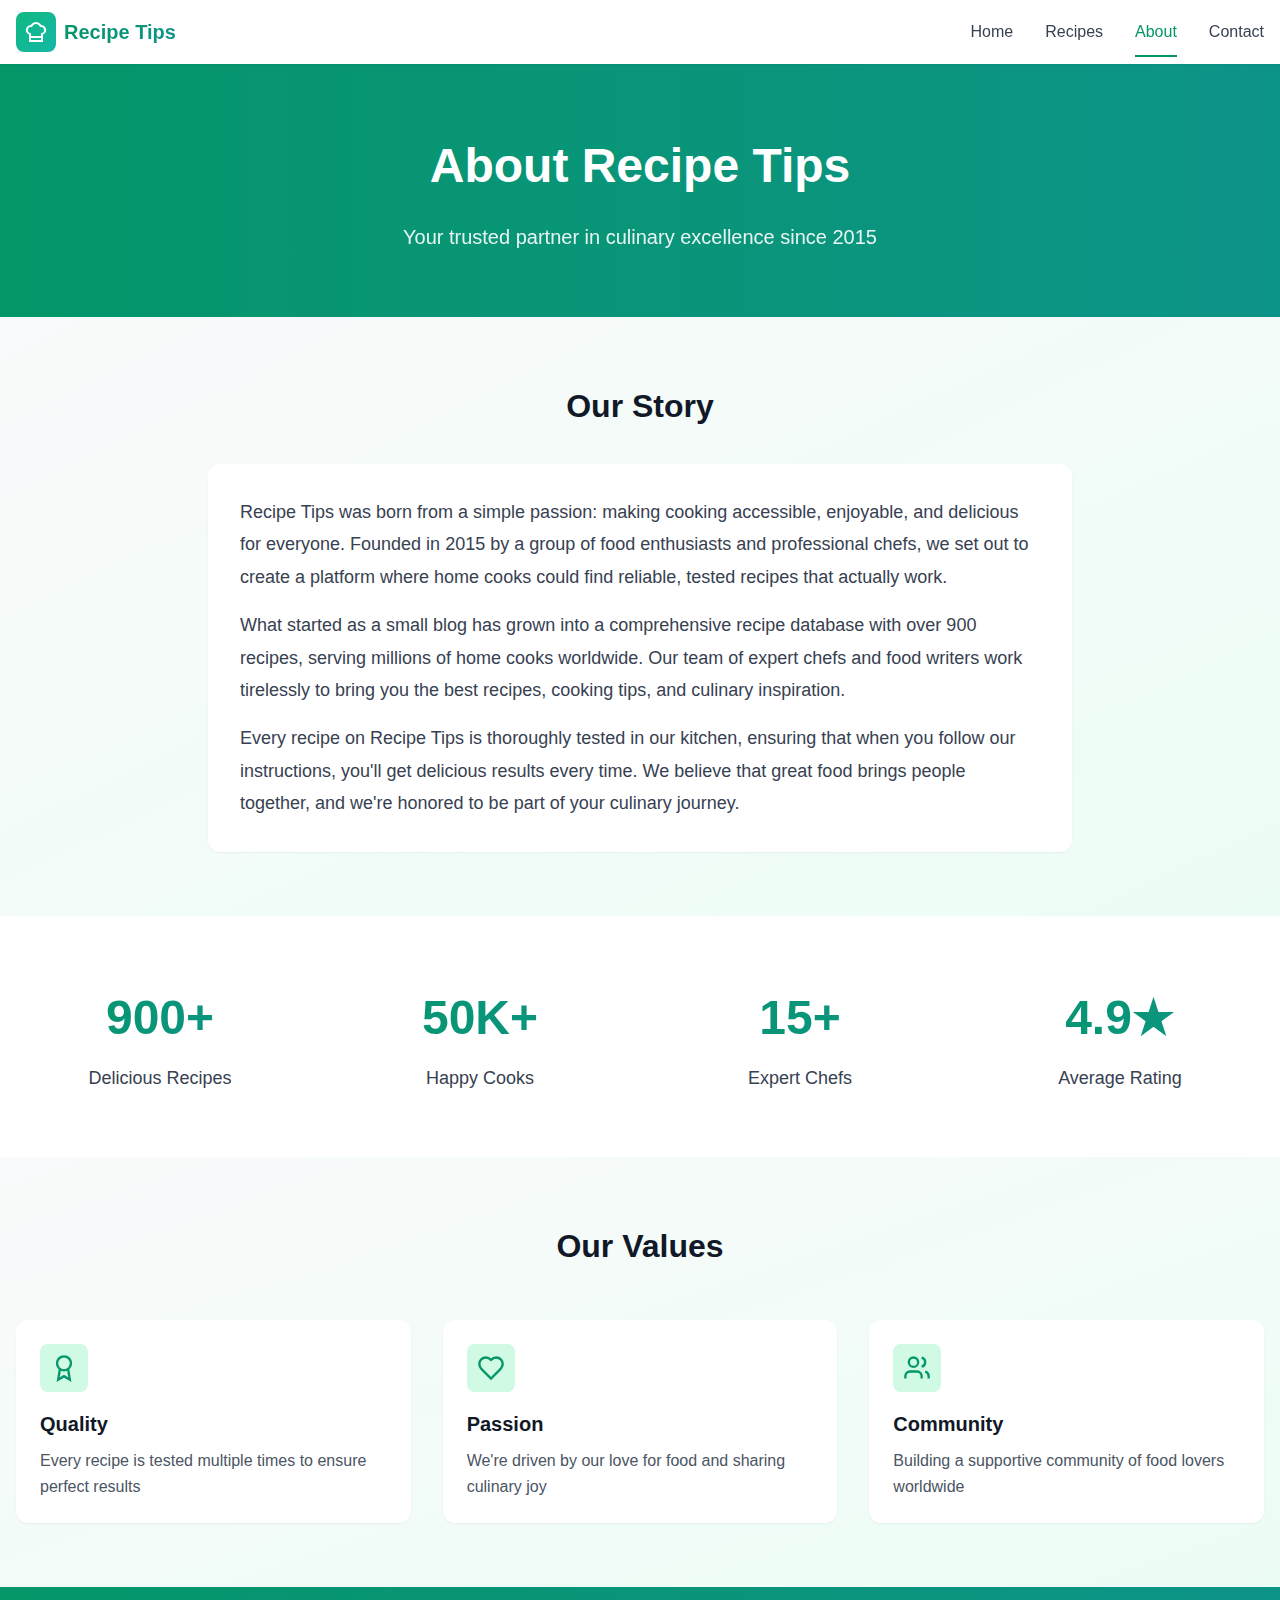
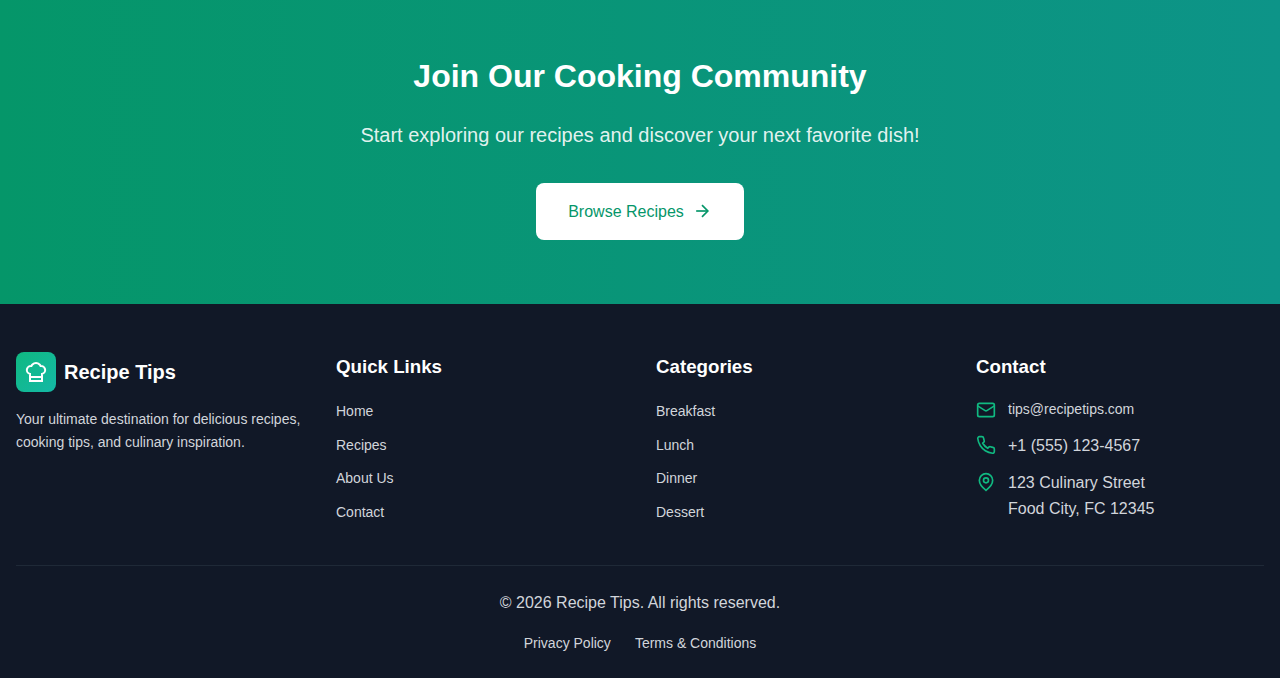
<file: about.html>
<!DOCTYPE html>
<html lang="en">
<head>
  <meta charset="UTF-8">
  <meta name="viewport" content="width=device-width, initial-scale=1.0">
  <meta name="description" content="Learn about Recipe Tips - your trusted source for delicious recipes and cooking inspiration.">
  <title>About Us - Recipe Tips</title>
  <link rel="stylesheet" href="css/styles.css">
</head>
<body>
  <!-- Header -->
  <header class="header">
    <div class="header-container">
      <a href="index.html" class="logo">
        <div class="logo-icon">
          <svg xmlns="http://www.w3.org/2000/svg" width="24" height="24" viewBox="0 0 24 24" fill="none" stroke="currentColor" stroke-width="2"><path d="M6 13.87A4 4 0 0 1 7.41 6a5.11 5.11 0 0 1 1.05-1.54 5 5 0 0 1 7.08 0A5.11 5.11 0 0 1 16.59 6 4 4 0 0 1 18 13.87V21H6Z"/><line x1="6" x2="18" y1="17" y2="17"/></svg>
        </div>
        <span class="gradient-text">Recipe Tips</span>
      </a>

      <nav class="nav-desktop">
        <a href="index.html" class="nav-link">Home</a>
        <a href="recipes.html" class="nav-link">Recipes</a>
        <a href="about.html" class="nav-link">About</a>
        <a href="contact.html" class="nav-link">Contact</a>
      </nav>

      <button class="menu-toggle" id="menu-toggle" aria-label="Toggle menu">
        <svg xmlns="http://www.w3.org/2000/svg" width="24" height="24" viewBox="0 0 24 24" fill="none" stroke="currentColor" stroke-width="2">
          <path stroke-linecap="round" stroke-linejoin="round" d="M3.75 6.75h16.5M3.75 12h16.5m-16.5 5.25h16.5" />
        </svg>
      </button>
    </div>

    <nav class="nav-mobile" id="nav-mobile">
      <a href="index.html" class="nav-link">Home</a>
      <a href="recipes.html" class="nav-link">Recipes</a>
      <a href="about.html" class="nav-link">About</a>
      <a href="contact.html" class="nav-link">Contact</a>
    </nav>
  </header>

  <!-- Page Header -->
  <div class="page-header">
    <div class="container">
      <h1>About Recipe Tips</h1>
      <p>Your trusted partner in culinary excellence since 2015</p>
    </div>
  </div>

  <!-- Our Story Section -->
  <section class="section" style="background: linear-gradient(to bottom right, var(--gray-50), var(--emerald-50));">
    <div class="container" style="max-width: 56rem;">
      <h2 style="font-size: 2rem; font-weight: 700; text-align: center; margin-bottom: 2rem; color: var(--gray-900);">Our Story</h2>
      <div style="background: var(--white); padding: 2rem; border-radius: var(--radius-xl); box-shadow: var(--shadow-sm);">
        <p style="font-size: 1.125rem; line-height: 1.8; color: var(--gray-700); margin-bottom: 1rem;">
          Recipe Tips was born from a simple passion: making cooking accessible, enjoyable, and delicious for everyone. Founded in 2015 by a group of food enthusiasts and professional chefs, we set out to create a platform where home cooks could find reliable, tested recipes that actually work.
        </p>
        <p style="font-size: 1.125rem; line-height: 1.8; color: var(--gray-700); margin-bottom: 1rem;">
          What started as a small blog has grown into a comprehensive recipe database with over 900 recipes, serving millions of home cooks worldwide. Our team of expert chefs and food writers work tirelessly to bring you the best recipes, cooking tips, and culinary inspiration.
        </p>
        <p style="font-size: 1.125rem; line-height: 1.8; color: var(--gray-700);">
          Every recipe on Recipe Tips is thoroughly tested in our kitchen, ensuring that when you follow our instructions, you'll get delicious results every time. We believe that great food brings people together, and we're honored to be part of your culinary journey.
        </p>
      </div>
    </div>
  </section>

  <!-- Stats Section -->
  <section class="section">
    <div class="container">
      <div style="display: grid; gap: 2rem; grid-template-columns: repeat(auto-fit, minmax(200px, 1fr)); text-align: center;">
        <div data-animate>
          <p class="gradient-text" style="font-size: 3rem; font-weight: 700; margin-bottom: 0.5rem;">900+</p>
          <p style="font-size: 1.125rem; color: var(--gray-700);">Delicious Recipes</p>
        </div>
        <div data-animate>
          <p class="gradient-text" style="font-size: 3rem; font-weight: 700; margin-bottom: 0.5rem;">50K+</p>
          <p style="font-size: 1.125rem; color: var(--gray-700);">Happy Cooks</p>
        </div>
        <div data-animate>
          <p class="gradient-text" style="font-size: 3rem; font-weight: 700; margin-bottom: 0.5rem;">15+</p>
          <p style="font-size: 1.125rem; color: var(--gray-700);">Expert Chefs</p>
        </div>
        <div data-animate>
          <p class="gradient-text" style="font-size: 3rem; font-weight: 700; margin-bottom: 0.5rem;">4.9★</p>
          <p style="font-size: 1.125rem; color: var(--gray-700);">Average Rating</p>
        </div>
      </div>
    </div>
  </section>

  <!-- Values Section -->
  <section class="section" style="background: linear-gradient(to bottom right, var(--gray-50), var(--emerald-50));">
    <div class="container">
      <h2 style="font-size: 2rem; font-weight: 700; text-align: center; margin-bottom: 3rem; color: var(--gray-900);">Our Values</h2>
      <div style="display: grid; gap: 2rem; grid-template-columns: repeat(auto-fit, minmax(250px, 1fr));">
        <div class="feature-card" data-animate>
          <div class="feature-icon">
            <svg xmlns="http://www.w3.org/2000/svg" width="28" height="28" viewBox="0 0 24 24" fill="none" stroke="currentColor" stroke-width="2"><circle cx="12" cy="8" r="6"/><path d="M15.477 12.89 17 22l-5-3-5 3 1.523-9.11"/></svg>
          </div>
          <h3>Quality</h3>
          <p>Every recipe is tested multiple times to ensure perfect results</p>
        </div>
        
        <div class="feature-card" data-animate>
          <div class="feature-icon">
            <svg xmlns="http://www.w3.org/2000/svg" width="28" height="28" viewBox="0 0 24 24" fill="none" stroke="currentColor" stroke-width="2"><path d="M19 14c1.49-1.46 3-3.21 3-5.5A5.5 5.5 0 0 0 16.5 3c-1.76 0-3 .5-4.5 2-1.5-1.5-2.74-2-4.5-2A5.5 5.5 0 0 0 2 8.5c0 2.3 1.5 4.05 3 5.5l7 7Z"/></svg>
          </div>
          <h3>Passion</h3>
          <p>We're driven by our love for food and sharing culinary joy</p>
        </div>
        
        <div class="feature-card" data-animate>
          <div class="feature-icon">
            <svg xmlns="http://www.w3.org/2000/svg" width="28" height="28" viewBox="0 0 24 24" fill="none" stroke="currentColor" stroke-width="2"><path d="M16 21v-2a4 4 0 0 0-4-4H6a4 4 0 0 0-4 4v2"/><circle cx="9" cy="7" r="4"/><path d="M22 21v-2a4 4 0 0 0-3-3.87"/><path d="M16 3.13a4 4 0 0 1 0 7.75"/></svg>
          </div>
          <h3>Community</h3>
          <p>Building a supportive community of food lovers worldwide</p>
        </div>
      </div>
    </div>
  </section>

  <!-- CTA Section -->
  <section class="cta">
    <div class="container">
      <h2>Join Our Cooking Community</h2>
      <p>Start exploring our recipes and discover your next favorite dish!</p>
      <a href="recipes.html" class="btn btn-white">
        Browse Recipes
        <svg xmlns="http://www.w3.org/2000/svg" width="20" height="20" viewBox="0 0 24 24" fill="none" stroke="currentColor" stroke-width="2"><path d="M5 12h14"/><path d="m12 5 7 7-7 7"/></svg>
      </a>
    </div>
  </section>

  <!-- Footer -->
  <footer class="footer">
    <div class="container">
      <div class="footer-grid">
        <div class="footer-brand">
          <a href="index.html" class="logo">
            <div class="logo-icon">
              <svg xmlns="http://www.w3.org/2000/svg" width="24" height="24" viewBox="0 0 24 24" fill="none" stroke="currentColor" stroke-width="2"><path d="M6 13.87A4 4 0 0 1 7.41 6a5.11 5.11 0 0 1 1.05-1.54 5 5 0 0 1 7.08 0A5.11 5.11 0 0 1 16.59 6 4 4 0 0 1 18 13.87V21H6Z"/><line x1="6" x2="18" y1="17" y2="17"/></svg>
            </div>
            <span style="color: var(--white);">Recipe Tips</span>
          </a>
          <p>Your ultimate destination for delicious recipes, cooking tips, and culinary inspiration.</p>
        </div>

        <div class="footer-section">
          <h3>Quick Links</h3>
          <ul class="footer-links">
            <li><a href="index.html">Home</a></li>
            <li><a href="recipes.html">Recipes</a></li>
            <li><a href="about.html">About Us</a></li>
            <li><a href="contact.html">Contact</a></li>
          </ul>
        </div>

        <div class="footer-section">
          <h3>Categories</h3>
          <ul class="footer-links">
            <li><a href="recipes.html?category=Breakfast">Breakfast</a></li>
            <li><a href="recipes.html?category=Lunch">Lunch</a></li>
            <li><a href="recipes.html?category=Dinner">Dinner</a></li>
            <li><a href="recipes.html?category=Dessert">Dessert</a></li>
          </ul>
        </div>

        <div class="footer-section">
          <h3>Contact</h3>
          <ul class="footer-contact">
            <li>
              <svg xmlns="http://www.w3.org/2000/svg" width="20" height="20" viewBox="0 0 24 24" fill="none" stroke="currentColor" stroke-width="2"><rect width="20" height="16" x="2" y="4" rx="2"/><path d="m22 7-8.97 5.7a1.94 1.94 0 0 1-2.06 0L2 7"/></svg>
              <a href="mailto:tips@recipetips.com">tips@recipetips.com</a>
            </li>
            <li>
              <svg xmlns="http://www.w3.org/2000/svg" width="20" height="20" viewBox="0 0 24 24" fill="none" stroke="currentColor" stroke-width="2"><path d="M22 16.92v3a2 2 0 0 1-2.18 2 19.79 19.79 0 0 1-8.63-3.07 19.5 19.5 0 0 1-6-6 19.79 19.79 0 0 1-3.07-8.67A2 2 0 0 1 4.11 2h3a2 2 0 0 1 2 1.72 12.84 12.84 0 0 0 .7 2.81 2 2 0 0 1-.45 2.11L8.09 9.91a16 16 0 0 0 6 6l1.27-1.27a2 2 0 0 1 2.11-.45 12.84 12.84 0 0 0 2.81.7A2 2 0 0 1 22 16.92z"/></svg>
              <span>+1 (555) 123-4567</span>
            </li>
            <li>
              <svg xmlns="http://www.w3.org/2000/svg" width="20" height="20" viewBox="0 0 24 24" fill="none" stroke="currentColor" stroke-width="2"><path d="M20 10c0 6-8 12-8 12s-8-6-8-12a8 8 0 0 1 16 0Z"/><circle cx="12" cy="10" r="3"/></svg>
              <span>123 Culinary Street<br>Food City, FC 12345</span>
            </li>
          </ul>
        </div>
      </div>

      <div class="footer-bottom">
        <p>&copy; 2026 Recipe Tips. All rights reserved.</p>
        <div class="footer-bottom-links">
          <a href="privacy.html">Privacy Policy</a>
          <a href="terms.html">Terms & Conditions</a>
        </div>
      </div>
    </div>
  </footer>

  <script src="js/main.js"></script>
</body>
</html>
</file>
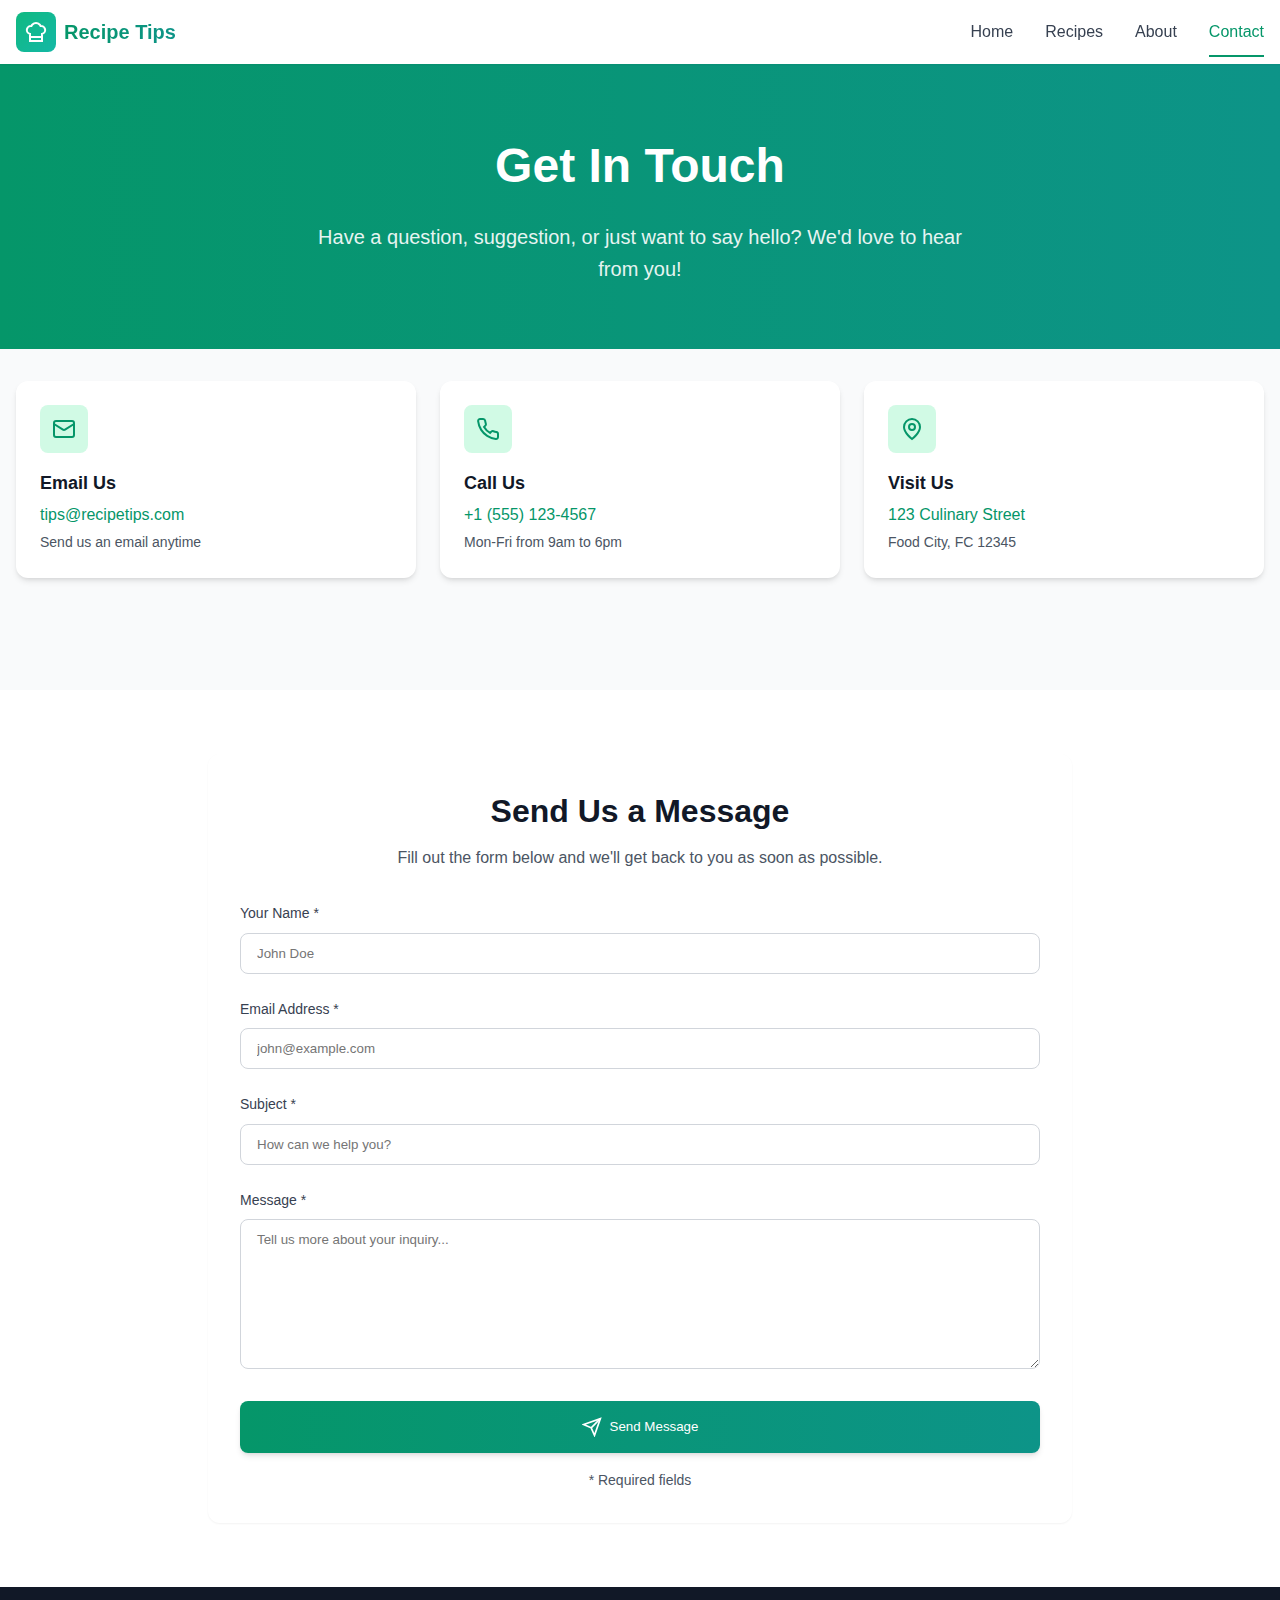
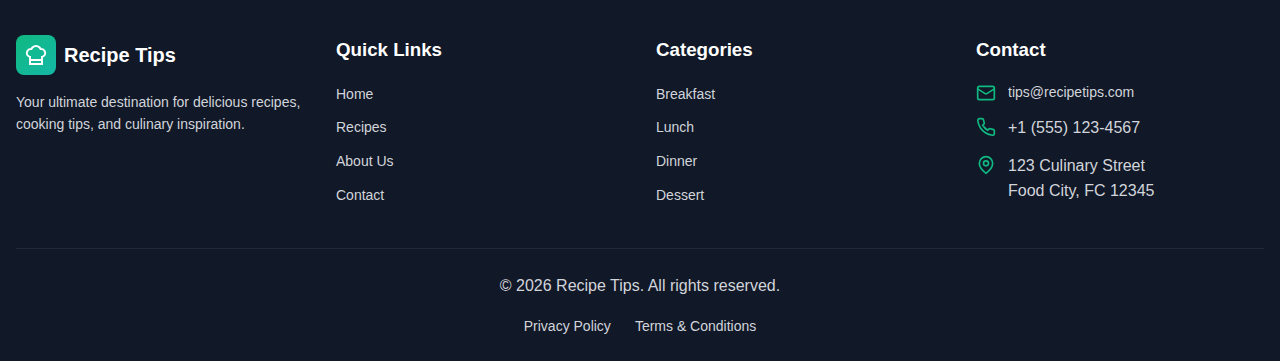
<file: contact.html>
<!DOCTYPE html>
<html lang="en">
<head>
  <meta charset="UTF-8">
  <meta name="viewport" content="width=device-width, initial-scale=1.0">
  <meta name="description" content="Get in touch with Recipe Tips. We'd love to hear from you!">
  <title>Contact Us - Recipe Tips</title>
  <link rel="stylesheet" href="css/styles.css">
</head>
<body>
  <!-- Header -->
  <header class="header">
    <div class="header-container">
      <a href="index.html" class="logo">
        <div class="logo-icon">
          <svg xmlns="http://www.w3.org/2000/svg" width="24" height="24" viewBox="0 0 24 24" fill="none" stroke="currentColor" stroke-width="2"><path d="M6 13.87A4 4 0 0 1 7.41 6a5.11 5.11 0 0 1 1.05-1.54 5 5 0 0 1 7.08 0A5.11 5.11 0 0 1 16.59 6 4 4 0 0 1 18 13.87V21H6Z"/><line x1="6" x2="18" y1="17" y2="17"/></svg>
        </div>
        <span class="gradient-text">Recipe Tips</span>
      </a>

      <nav class="nav-desktop">
        <a href="index.html" class="nav-link">Home</a>
        <a href="recipes.html" class="nav-link">Recipes</a>
        <a href="about.html" class="nav-link">About</a>
        <a href="contact.html" class="nav-link">Contact</a>
      </nav>

      <button class="menu-toggle" id="menu-toggle" aria-label="Toggle menu">
        <svg xmlns="http://www.w3.org/2000/svg" width="24" height="24" viewBox="0 0 24 24" fill="none" stroke="currentColor" stroke-width="2">
          <path stroke-linecap="round" stroke-linejoin="round" d="M3.75 6.75h16.5M3.75 12h16.5m-16.5 5.25h16.5" />
        </svg>
      </button>
    </div>

    <nav class="nav-mobile" id="nav-mobile">
      <a href="index.html" class="nav-link">Home</a>
      <a href="recipes.html" class="nav-link">Recipes</a>
      <a href="about.html" class="nav-link">About</a>
      <a href="contact.html" class="nav-link">Contact</a>
    </nav>
  </header>

  <!-- Page Header -->
  <div class="page-header">
    <div class="container">
      <h1>Get In Touch</h1>
      <p>Have a question, suggestion, or just want to say hello? We'd love to hear from you!</p>
    </div>
  </div>

  <!-- Contact Info Cards -->
  <section class="section" style="background: var(--gray-50);">
    <div class="container">
      <div class="contact-info-grid">
        <a href="mailto:tips@recipetips.com" class="contact-info-card">
          <div class="contact-info-icon">
            <svg xmlns="http://www.w3.org/2000/svg" width="24" height="24" viewBox="0 0 24 24" fill="none" stroke="currentColor" stroke-width="2"><rect width="20" height="16" x="2" y="4" rx="2"/><path d="m22 7-8.97 5.7a1.94 1.94 0 0 1-2.06 0L2 7"/></svg>
          </div>
          <h3>Email Us</h3>
          <p class="info-content">tips@recipetips.com</p>
          <p class="info-description">Send us an email anytime</p>
        </a>

        <a href="tel:+15551234567" class="contact-info-card">
          <div class="contact-info-icon">
            <svg xmlns="http://www.w3.org/2000/svg" width="24" height="24" viewBox="0 0 24 24" fill="none" stroke="currentColor" stroke-width="2"><path d="M22 16.92v3a2 2 0 0 1-2.18 2 19.79 19.79 0 0 1-8.63-3.07 19.5 19.5 0 0 1-6-6 19.79 19.79 0 0 1-3.07-8.67A2 2 0 0 1 4.11 2h3a2 2 0 0 1 2 1.72 12.84 12.84 0 0 0 .7 2.81 2 2 0 0 1-.45 2.11L8.09 9.91a16 16 0 0 0 6 6l1.27-1.27a2 2 0 0 1 2.11-.45 12.84 12.84 0 0 0 2.81.7A2 2 0 0 1 22 16.92z"/></svg>
          </div>
          <h3>Call Us</h3>
          <p class="info-content">+1 (555) 123-4567</p>
          <p class="info-description">Mon-Fri from 9am to 6pm</p>
        </a>

        <div class="contact-info-card">
          <div class="contact-info-icon">
            <svg xmlns="http://www.w3.org/2000/svg" width="24" height="24" viewBox="0 0 24 24" fill="none" stroke="currentColor" stroke-width="2"><path d="M20 10c0 6-8 12-8 12s-8-6-8-12a8 8 0 0 1 16 0Z"/><circle cx="12" cy="10" r="3"/></svg>
          </div>
          <h3>Visit Us</h3>
          <p class="info-content">123 Culinary Street</p>
          <p class="info-description">Food City, FC 12345</p>
        </div>
      </div>
    </div>
  </section>

  <!-- Contact Form Section -->
  <section class="section">
    <div class="container" style="max-width: 56rem;">
      <div style="background: var(--white); border-radius: var(--radius-xl); box-shadow: var(--shadow-sm); padding: 2rem;">
        <div style="text-align: center; margin-bottom: 2rem;">
          <h2 style="font-size: 2rem; font-weight: 700; color: var(--gray-900); margin-bottom: 0.5rem;">Send Us a Message</h2>
          <p style="color: var(--gray-600);">Fill out the form below and we'll get back to you as soon as possible.</p>
        </div>

        <div id="success-message" class="success-message" style="display: none;">
          <div class="success-icon">
            <svg xmlns="http://www.w3.org/2000/svg" width="40" height="40" viewBox="0 0 24 24" fill="none" stroke="currentColor" stroke-width="2"><path d="M22 11.08V12a10 10 0 1 1-5.93-9.14"/><polyline points="22 4 12 14.01 9 11.01"/></svg>
          </div>
          <h3>Message Sent!</h3>
          <p>Thank you for contacting us. We'll get back to you soon.</p>
        </div>

        <form id="contact-form" style="display: block;">
          <div class="form-group">
            <label for="name" class="form-label">Your Name *</label>
            <input type="text" id="name" name="name" class="form-input" placeholder="John Doe">
            <p class="form-error" id="name-error"></p>
          </div>

          <div class="form-group">
            <label for="email" class="form-label">Email Address *</label>
            <input type="email" id="email" name="email" class="form-input" placeholder="john@example.com">
            <p class="form-error" id="email-error"></p>
          </div>

          <div class="form-group">
            <label for="subject" class="form-label">Subject *</label>
            <input type="text" id="subject" name="subject" class="form-input" placeholder="How can we help you?">
            <p class="form-error" id="subject-error"></p>
          </div>

          <div class="form-group">
            <label for="message" class="form-label">Message *</label>
            <textarea id="message" name="message" class="form-textarea" placeholder="Tell us more about your inquiry..."></textarea>
            <p class="form-error" id="message-error"></p>
          </div>

          <button type="submit" class="btn btn-primary" style="width: 100%;">
            <svg xmlns="http://www.w3.org/2000/svg" width="20" height="20" viewBox="0 0 24 24" fill="none" stroke="currentColor" stroke-width="2"><path d="m22 2-7 20-4-9-9-4Z"/><path d="M22 2 11 13"/></svg>
            Send Message
          </button>

          <p style="text-align: center; margin-top: 1rem; font-size: 0.875rem; color: var(--gray-600);">* Required fields</p>
        </form>
      </div>
    </div>
  </section>

  <!-- Footer -->
  <footer class="footer">
    <div class="container">
      <div class="footer-grid">
        <div class="footer-brand">
          <a href="index.html" class="logo">
            <div class="logo-icon">
              <svg xmlns="http://www.w3.org/2000/svg" width="24" height="24" viewBox="0 0 24 24" fill="none" stroke="currentColor" stroke-width="2"><path d="M6 13.87A4 4 0 0 1 7.41 6a5.11 5.11 0 0 1 1.05-1.54 5 5 0 0 1 7.08 0A5.11 5.11 0 0 1 16.59 6 4 4 0 0 1 18 13.87V21H6Z"/><line x1="6" x2="18" y1="17" y2="17"/></svg>
            </div>
            <span style="color: var(--white);">Recipe Tips</span>
          </a>
          <p>Your ultimate destination for delicious recipes, cooking tips, and culinary inspiration.</p>
        </div>

        <div class="footer-section">
          <h3>Quick Links</h3>
          <ul class="footer-links">
            <li><a href="index.html">Home</a></li>
            <li><a href="recipes.html">Recipes</a></li>
            <li><a href="about.html">About Us</a></li>
            <li><a href="contact.html">Contact</a></li>
          </ul>
        </div>

        <div class="footer-section">
          <h3>Categories</h3>
          <ul class="footer-links">
            <li><a href="recipes.html?category=Breakfast">Breakfast</a></li>
            <li><a href="recipes.html?category=Lunch">Lunch</a></li>
            <li><a href="recipes.html?category=Dinner">Dinner</a></li>
            <li><a href="recipes.html?category=Dessert">Dessert</a></li>
          </ul>
        </div>

        <div class="footer-section">
          <h3>Contact</h3>
          <ul class="footer-contact">
            <li>
              <svg xmlns="http://www.w3.org/2000/svg" width="20" height="20" viewBox="0 0 24 24" fill="none" stroke="currentColor" stroke-width="2"><rect width="20" height="16" x="2" y="4" rx="2"/><path d="m22 7-8.97 5.7a1.94 1.94 0 0 1-2.06 0L2 7"/></svg>
              <a href="mailto:tips@recipetips.com">tips@recipetips.com</a>
            </li>
            <li>
              <svg xmlns="http://www.w3.org/2000/svg" width="20" height="20" viewBox="0 0 24 24" fill="none" stroke="currentColor" stroke-width="2"><path d="M22 16.92v3a2 2 0 0 1-2.18 2 19.79 19.79 0 0 1-8.63-3.07 19.5 19.5 0 0 1-6-6 19.79 19.79 0 0 1-3.07-8.67A2 2 0 0 1 4.11 2h3a2 2 0 0 1 2 1.72 12.84 12.84 0 0 0 .7 2.81 2 2 0 0 1-.45 2.11L8.09 9.91a16 16 0 0 0 6 6l1.27-1.27a2 2 0 0 1 2.11-.45 12.84 12.84 0 0 0 2.81.7A2 2 0 0 1 22 16.92z"/></svg>
              <span>+1 (555) 123-4567</span>
            </li>
            <li>
              <svg xmlns="http://www.w3.org/2000/svg" width="20" height="20" viewBox="0 0 24 24" fill="none" stroke="currentColor" stroke-width="2"><path d="M20 10c0 6-8 12-8 12s-8-6-8-12a8 8 0 0 1 16 0Z"/><circle cx="12" cy="10" r="3"/></svg>
              <span>123 Culinary Street<br>Food City, FC 12345</span>
            </li>
          </ul>
        </div>
      </div>

      <div class="footer-bottom">
        <p>&copy; 2026 Recipe Tips. All rights reserved.</p>
        <div class="footer-bottom-links">
          <a href="privacy.html">Privacy Policy</a>
          <a href="terms.html">Terms & Conditions</a>
        </div>
      </div>
    </div>
  </footer>

  <script src="js/main.js"></script>
  <script>
    document.addEventListener('DOMContentLoaded', function() {
      const form = document.getElementById('contact-form');
      
      form.addEventListener('submit', function(e) {
        e.preventDefault();
        
        // Clear previous errors
        clearErrors();
        
        // Get form values
        const name = document.getElementById('name').value.trim();
        const email = document.getElementById('email').value.trim();
        const subject = document.getElementById('subject').value.trim();
        const message = document.getElementById('message').value.trim();
        
        let isValid = true;
        
        // Validate name
        if (!name) {
          showError('name', 'Name is required');
          isValid = false;
        }
        
        // Validate email
        if (!email) {
          showError('email', 'Email is required');
          isValid = false;
        } else if (!isValidEmail(email)) {
          showError('email', 'Please enter a valid email address');
          isValid = false;
        }
        
        // Validate subject
        if (!subject) {
          showError('subject', 'Subject is required');
          isValid = false;
        }
        
        // Validate message
        if (!message) {
          showError('message', 'Message is required');
          isValid = false;
        } else if (message.length < 10) {
          showError('message', 'Message must be at least 10 characters long');
          isValid = false;
        }
        
        if (isValid) {
          // Form is valid - show success message
          console.log('Form submitted:', { name, email, subject, message });
          
          document.getElementById('contact-form').style.display = 'none';
          document.getElementById('success-message').style.display = 'block';
          
          // Reset form after 3 seconds
          setTimeout(function() {
            form.reset();
            document.getElementById('contact-form').style.display = 'block';
            document.getElementById('success-message').style.display = 'none';
          }, 3000);
        }
      });
      
      // Clear error on input
      const inputs = form.querySelectorAll('input, textarea');
      inputs.forEach(input => {
        input.addEventListener('input', function() {
          if (this.classList.contains('error')) {
            this.classList.remove('error');
            document.getElementById(this.id + '-error').textContent = '';
          }
        });
      });
    });
    
    function showError(fieldId, message) {
      const field = document.getElementById(fieldId);
      const error = document.getElementById(fieldId + '-error');
      field.classList.add('error');
      error.textContent = message;
    }
    
    function clearErrors() {
      const errorElements = document.querySelectorAll('.form-error');
      errorElements.forEach(el => el.textContent = '');
      
      const inputElements = document.querySelectorAll('.form-input, .form-textarea');
      inputElements.forEach(el => el.classList.remove('error'));
    }
    
    function isValidEmail(email) {
      return /^[^\s@]+@[^\s@]+\.[^\s@]+$/.test(email);
    }
  </script>
</body>
</html>
</file>
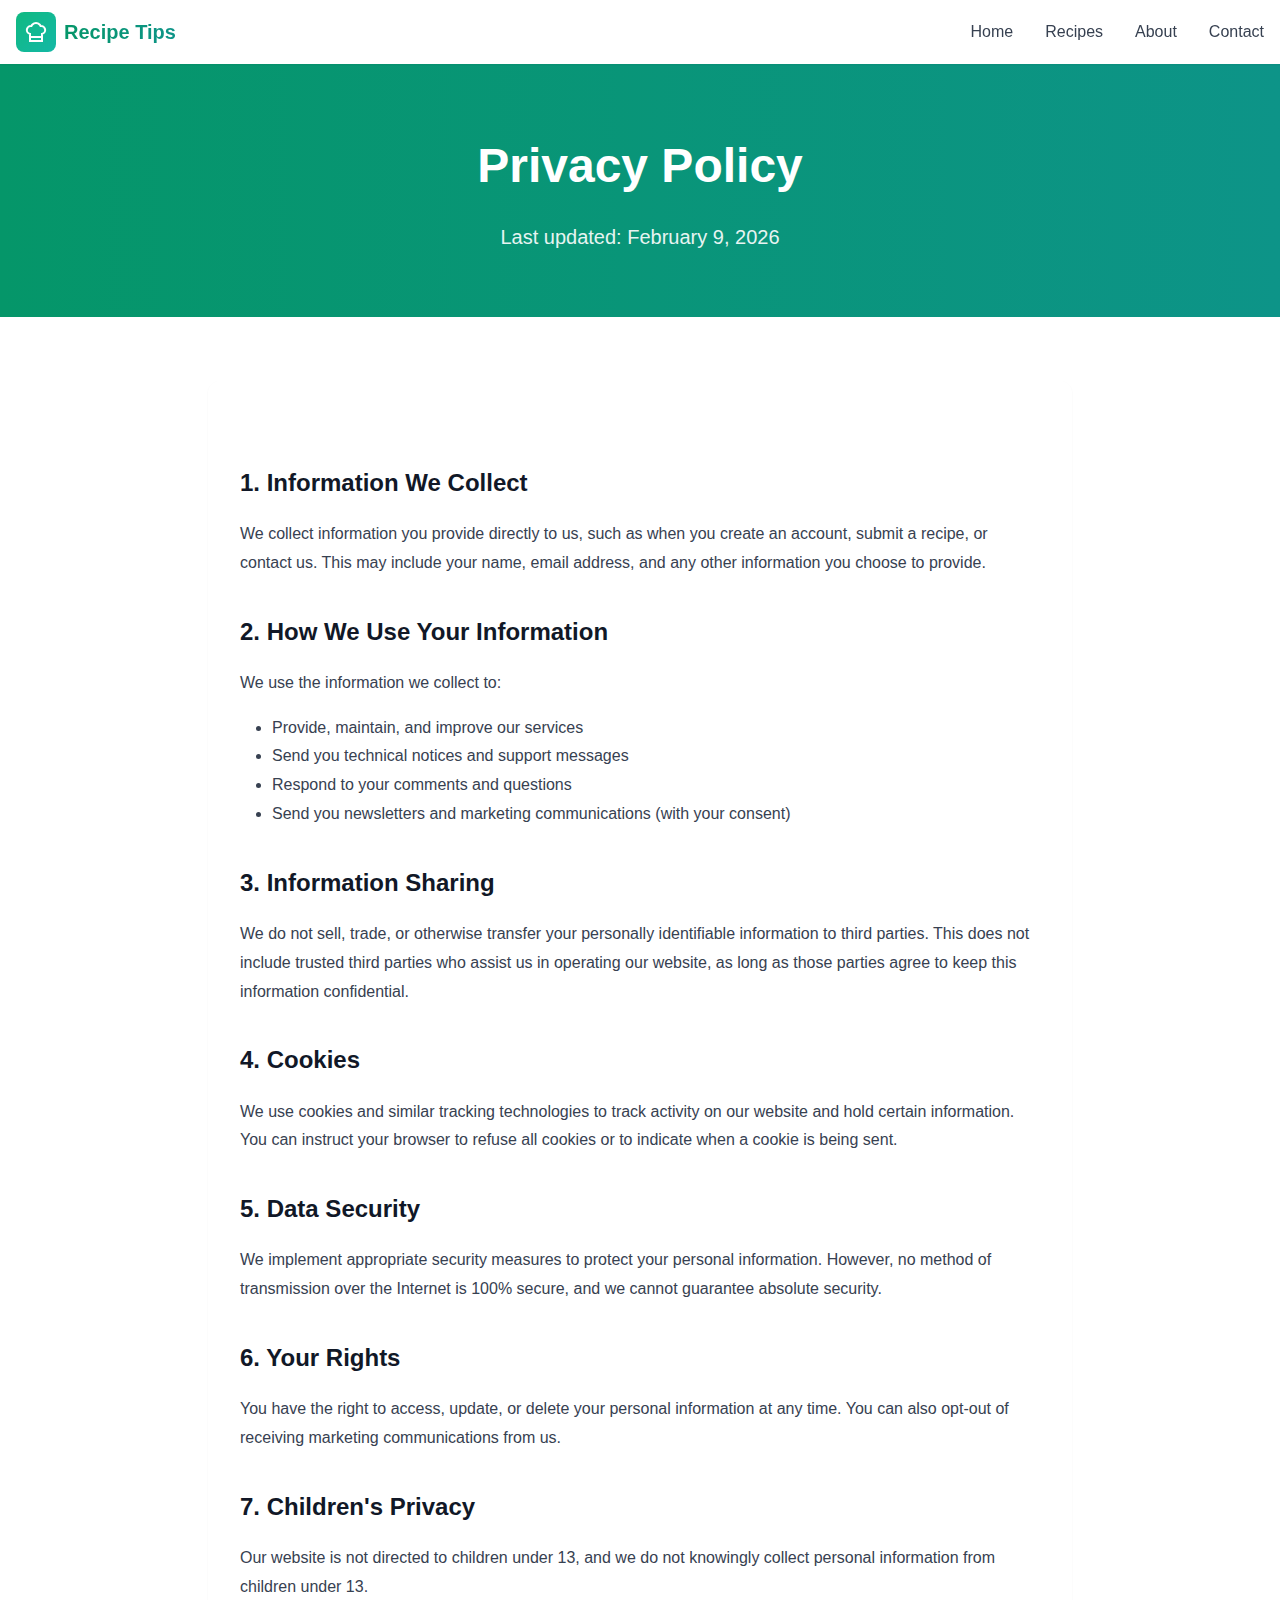
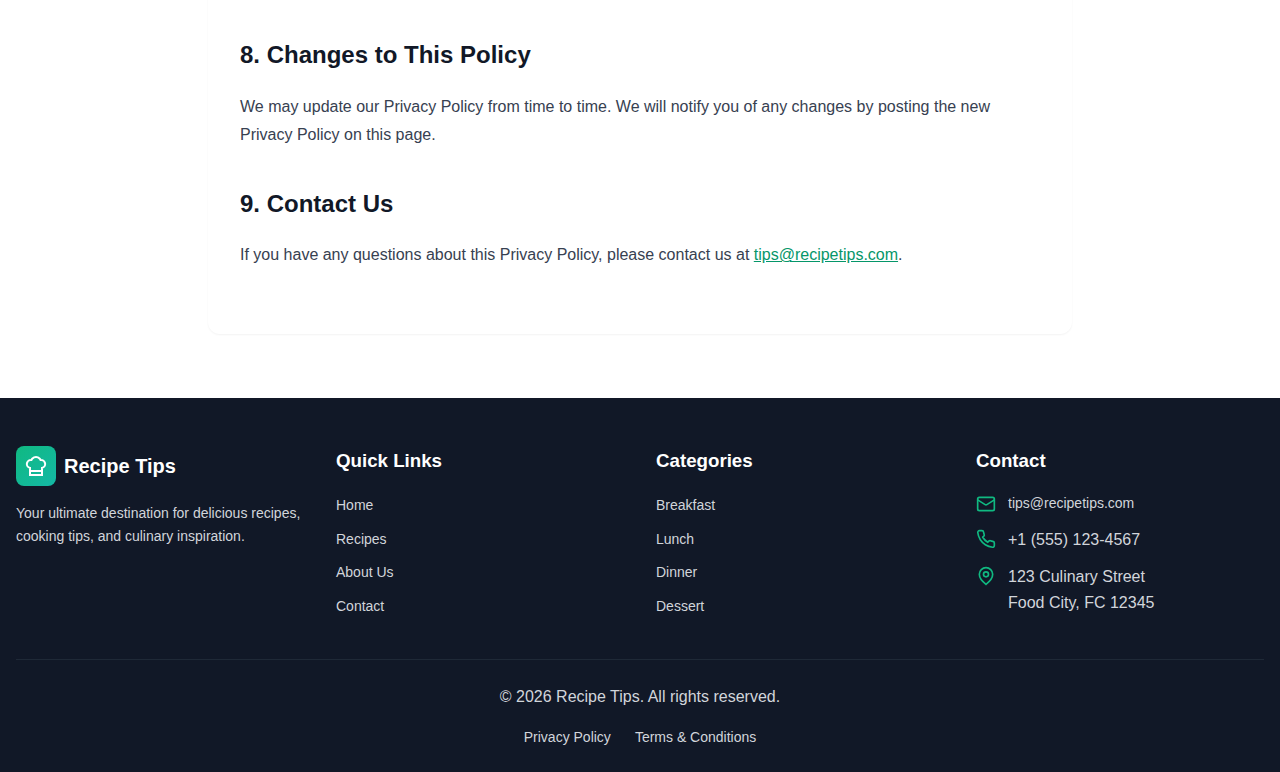
<file: privacy.html>
<!DOCTYPE html>
<html lang="en">
<head>
  <meta charset="UTF-8">
  <meta name="viewport" content="width=device-width, initial-scale=1.0">
  <meta name="description" content="Privacy Policy for Recipe Tips">
  <title>Privacy Policy - Recipe Tips</title>
  <link rel="stylesheet" href="css/styles.css">
</head>
<body>
  <!-- Header -->
  <header class="header">
    <div class="header-container">
      <a href="index.html" class="logo">
        <div class="logo-icon">
          <svg xmlns="http://www.w3.org/2000/svg" width="24" height="24" viewBox="0 0 24 24" fill="none" stroke="currentColor" stroke-width="2"><path d="M6 13.87A4 4 0 0 1 7.41 6a5.11 5.11 0 0 1 1.05-1.54 5 5 0 0 1 7.08 0A5.11 5.11 0 0 1 16.59 6 4 4 0 0 1 18 13.87V21H6Z"/><line x1="6" x2="18" y1="17" y2="17"/></svg>
        </div>
        <span class="gradient-text">Recipe Tips</span>
      </a>

      <nav class="nav-desktop">
        <a href="index.html" class="nav-link">Home</a>
        <a href="recipes.html" class="nav-link">Recipes</a>
        <a href="about.html" class="nav-link">About</a>
        <a href="contact.html" class="nav-link">Contact</a>
      </nav>

      <button class="menu-toggle" id="menu-toggle" aria-label="Toggle menu">
        <svg xmlns="http://www.w3.org/2000/svg" width="24" height="24" viewBox="0 0 24 24" fill="none" stroke="currentColor" stroke-width="2">
          <path stroke-linecap="round" stroke-linejoin="round" d="M3.75 6.75h16.5M3.75 12h16.5m-16.5 5.25h16.5" />
        </svg>
      </button>
    </div>

    <nav class="nav-mobile" id="nav-mobile">
      <a href="index.html" class="nav-link">Home</a>
      <a href="recipes.html" class="nav-link">Recipes</a>
      <a href="about.html" class="nav-link">About</a>
      <a href="contact.html" class="nav-link">Contact</a>
    </nav>
  </header>

  <!-- Page Header -->
  <div class="page-header">
    <div class="container">
      <h1>Privacy Policy</h1>
      <p>Last updated: February 9, 2026</p>
    </div>
  </div>

  <!-- Content -->
  <section class="section">
    <div class="container" style="max-width: 56rem;">
      <div style="background: var(--white); padding: 3rem 2rem; border-radius: var(--radius-xl); box-shadow: var(--shadow-sm);">
        <div style="color: var(--gray-700); line-height: 1.8;">
          <h2 style="font-size: 1.5rem; font-weight: 600; color: var(--gray-900); margin-top: 2rem; margin-bottom: 1rem;">1. Information We Collect</h2>
          <p style="margin-bottom: 1rem;">We collect information you provide directly to us, such as when you create an account, submit a recipe, or contact us. This may include your name, email address, and any other information you choose to provide.</p>

          <h2 style="font-size: 1.5rem; font-weight: 600; color: var(--gray-900); margin-top: 2rem; margin-bottom: 1rem;">2. How We Use Your Information</h2>
          <p style="margin-bottom: 1rem;">We use the information we collect to:</p>
          <ul style="margin-left: 2rem; margin-bottom: 1rem;">
            <li>Provide, maintain, and improve our services</li>
            <li>Send you technical notices and support messages</li>
            <li>Respond to your comments and questions</li>
            <li>Send you newsletters and marketing communications (with your consent)</li>
          </ul>

          <h2 style="font-size: 1.5rem; font-weight: 600; color: var(--gray-900); margin-top: 2rem; margin-bottom: 1rem;">3. Information Sharing</h2>
          <p style="margin-bottom: 1rem;">We do not sell, trade, or otherwise transfer your personally identifiable information to third parties. This does not include trusted third parties who assist us in operating our website, as long as those parties agree to keep this information confidential.</p>

          <h2 style="font-size: 1.5rem; font-weight: 600; color: var(--gray-900); margin-top: 2rem; margin-bottom: 1rem;">4. Cookies</h2>
          <p style="margin-bottom: 1rem;">We use cookies and similar tracking technologies to track activity on our website and hold certain information. You can instruct your browser to refuse all cookies or to indicate when a cookie is being sent.</p>

          <h2 style="font-size: 1.5rem; font-weight: 600; color: var(--gray-900); margin-top: 2rem; margin-bottom: 1rem;">5. Data Security</h2>
          <p style="margin-bottom: 1rem;">We implement appropriate security measures to protect your personal information. However, no method of transmission over the Internet is 100% secure, and we cannot guarantee absolute security.</p>

          <h2 style="font-size: 1.5rem; font-weight: 600; color: var(--gray-900); margin-top: 2rem; margin-bottom: 1rem;">6. Your Rights</h2>
          <p style="margin-bottom: 1rem;">You have the right to access, update, or delete your personal information at any time. You can also opt-out of receiving marketing communications from us.</p>

          <h2 style="font-size: 1.5rem; font-weight: 600; color: var(--gray-900); margin-top: 2rem; margin-bottom: 1rem;">7. Children's Privacy</h2>
          <p style="margin-bottom: 1rem;">Our website is not directed to children under 13, and we do not knowingly collect personal information from children under 13.</p>

          <h2 style="font-size: 1.5rem; font-weight: 600; color: var(--gray-900); margin-top: 2rem; margin-bottom: 1rem;">8. Changes to This Policy</h2>
          <p style="margin-bottom: 1rem;">We may update our Privacy Policy from time to time. We will notify you of any changes by posting the new Privacy Policy on this page.</p>

          <h2 style="font-size: 1.5rem; font-weight: 600; color: var(--gray-900); margin-top: 2rem; margin-bottom: 1rem;">9. Contact Us</h2>
          <p style="margin-bottom: 1rem;">If you have any questions about this Privacy Policy, please contact us at <a href="mailto:tips@recipetips.com" style="color: var(--emerald-600); text-decoration: underline;">tips@recipetips.com</a>.</p>
        </div>
      </div>
    </div>
  </section>

  <!-- Footer -->
  <footer class="footer">
    <div class="container">
      <div class="footer-grid">
        <div class="footer-brand">
          <a href="index.html" class="logo">
            <div class="logo-icon">
              <svg xmlns="http://www.w3.org/2000/svg" width="24" height="24" viewBox="0 0 24 24" fill="none" stroke="currentColor" stroke-width="2"><path d="M6 13.87A4 4 0 0 1 7.41 6a5.11 5.11 0 0 1 1.05-1.54 5 5 0 0 1 7.08 0A5.11 5.11 0 0 1 16.59 6 4 4 0 0 1 18 13.87V21H6Z"/><line x1="6" x2="18" y1="17" y2="17"/></svg>
            </div>
            <span style="color: var(--white);">Recipe Tips</span>
          </a>
          <p>Your ultimate destination for delicious recipes, cooking tips, and culinary inspiration.</p>
        </div>

        <div class="footer-section">
          <h3>Quick Links</h3>
          <ul class="footer-links">
            <li><a href="index.html">Home</a></li>
            <li><a href="recipes.html">Recipes</a></li>
            <li><a href="about.html">About Us</a></li>
            <li><a href="contact.html">Contact</a></li>
          </ul>
        </div>

        <div class="footer-section">
          <h3>Categories</h3>
          <ul class="footer-links">
            <li><a href="recipes.html?category=Breakfast">Breakfast</a></li>
            <li><a href="recipes.html?category=Lunch">Lunch</a></li>
            <li><a href="recipes.html?category=Dinner">Dinner</a></li>
            <li><a href="recipes.html?category=Dessert">Dessert</a></li>
          </ul>
        </div>

        <div class="footer-section">
          <h3>Contact</h3>
          <ul class="footer-contact">
            <li>
              <svg xmlns="http://www.w3.org/2000/svg" width="20" height="20" viewBox="0 0 24 24" fill="none" stroke="currentColor" stroke-width="2"><rect width="20" height="16" x="2" y="4" rx="2"/><path d="m22 7-8.97 5.7a1.94 1.94 0 0 1-2.06 0L2 7"/></svg>
              <a href="mailto:tips@recipetips.com">tips@recipetips.com</a>
            </li>
            <li>
              <svg xmlns="http://www.w3.org/2000/svg" width="20" height="20" viewBox="0 0 24 24" fill="none" stroke="currentColor" stroke-width="2"><path d="M22 16.92v3a2 2 0 0 1-2.18 2 19.79 19.79 0 0 1-8.63-3.07 19.5 19.5 0 0 1-6-6 19.79 19.79 0 0 1-3.07-8.67A2 2 0 0 1 4.11 2h3a2 2 0 0 1 2 1.72 12.84 12.84 0 0 0 .7 2.81 2 2 0 0 1-.45 2.11L8.09 9.91a16 16 0 0 0 6 6l1.27-1.27a2 2 0 0 1 2.11-.45 12.84 12.84 0 0 0 2.81.7A2 2 0 0 1 22 16.92z"/></svg>
              <span>+1 (555) 123-4567</span>
            </li>
            <li>
              <svg xmlns="http://www.w3.org/2000/svg" width="20" height="20" viewBox="0 0 24 24" fill="none" stroke="currentColor" stroke-width="2"><path d="M20 10c0 6-8 12-8 12s-8-6-8-12a8 8 0 0 1 16 0Z"/><circle cx="12" cy="10" r="3"/></svg>
              <span>123 Culinary Street<br>Food City, FC 12345</span>
            </li>
          </ul>
        </div>
      </div>

      <div class="footer-bottom">
        <p>&copy; 2026 Recipe Tips. All rights reserved.</p>
        <div class="footer-bottom-links">
          <a href="privacy.html">Privacy Policy</a>
          <a href="terms.html">Terms & Conditions</a>
        </div>
      </div>
    </div>
  </footer>

  <script src="js/main.js"></script>
</body>
</html>
</file>
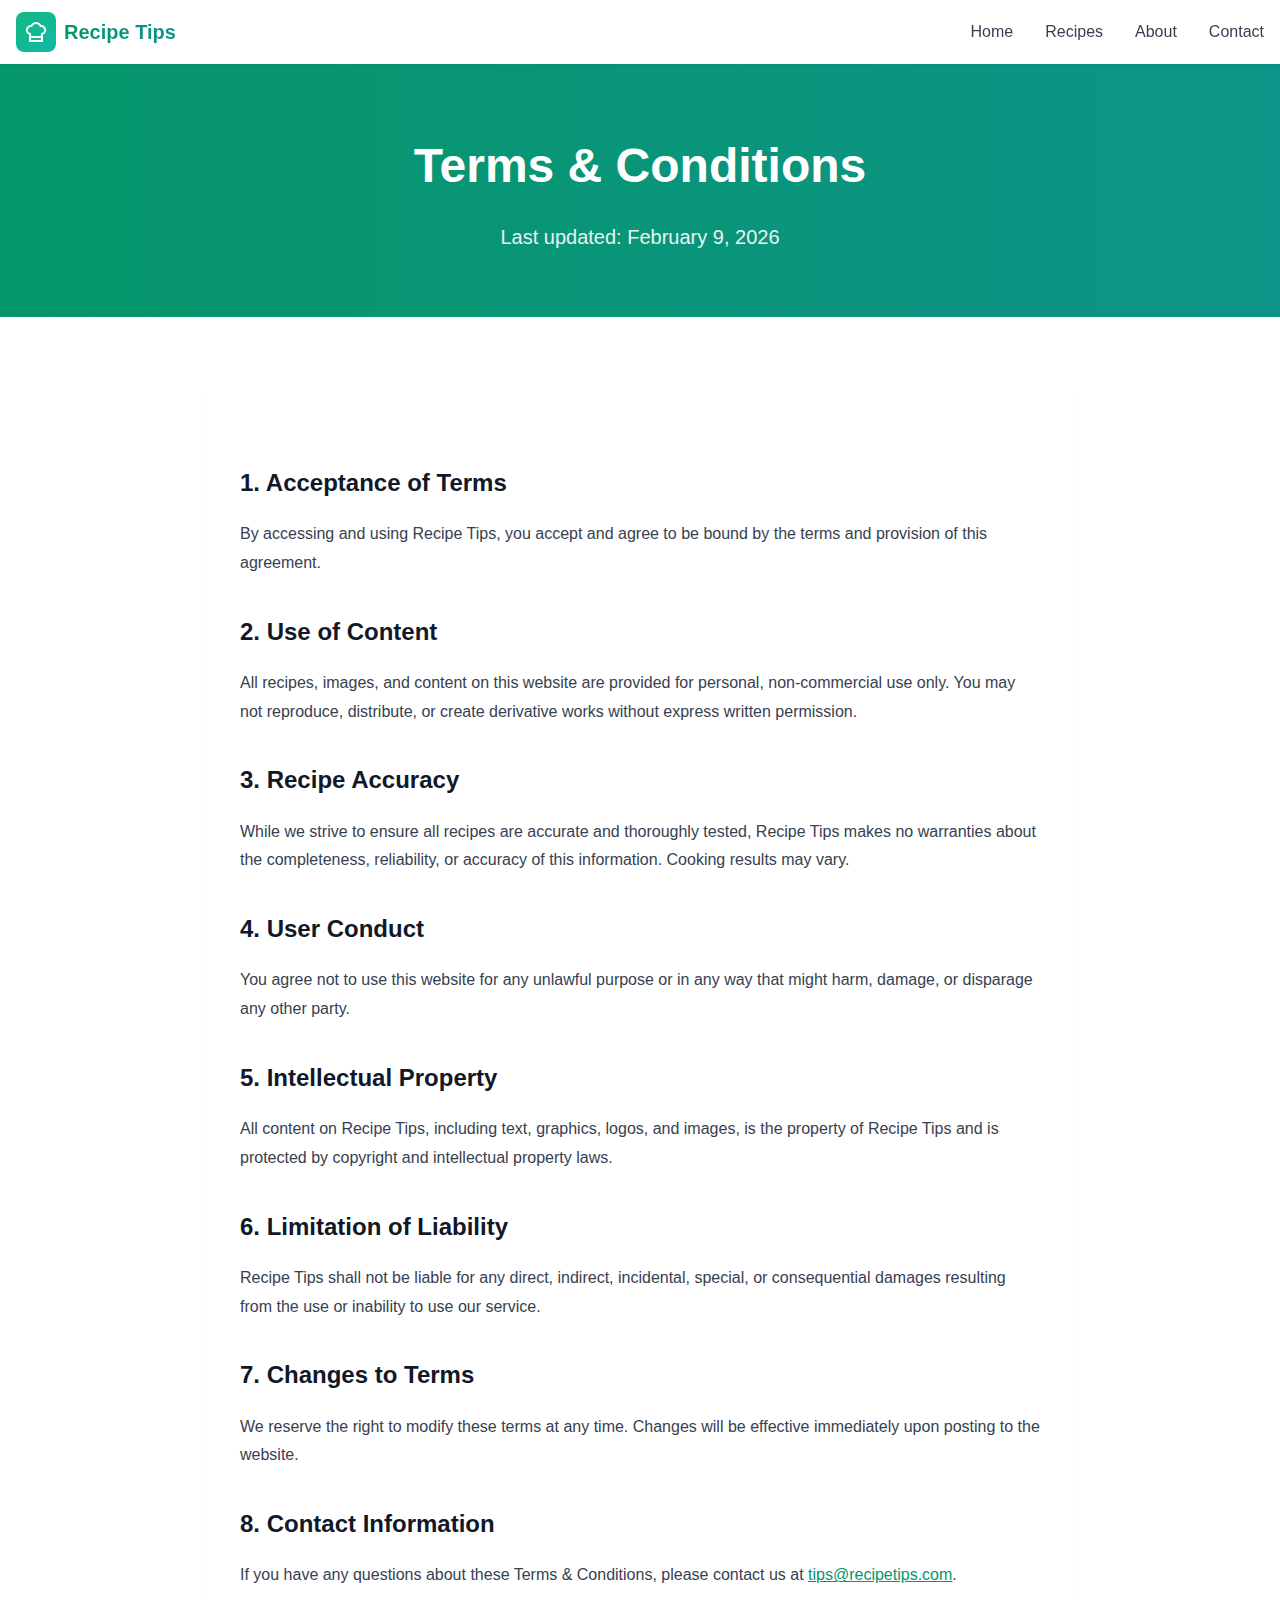
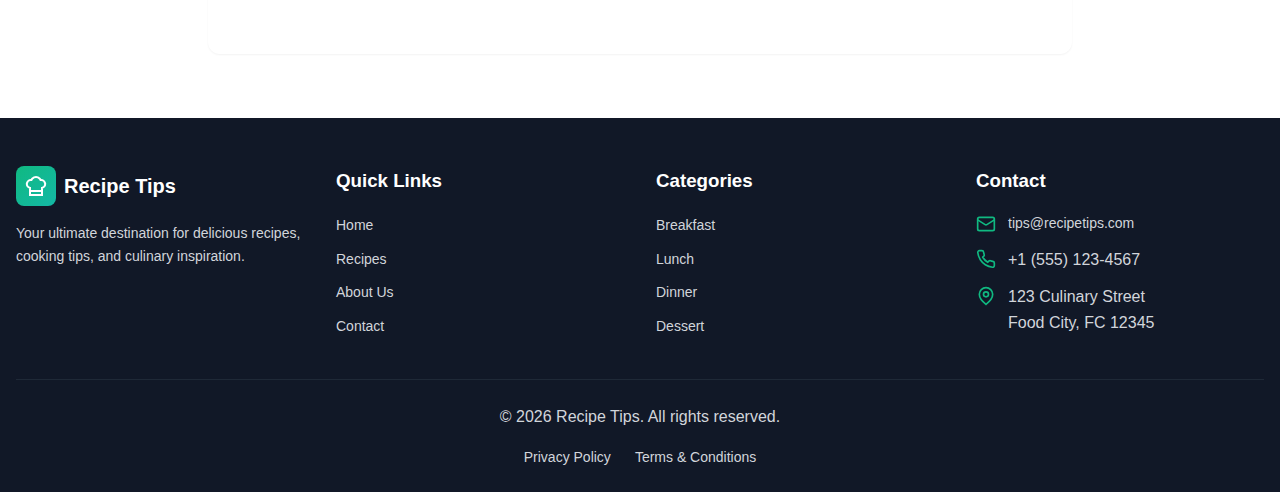
<file: terms.html>
<!DOCTYPE html>
<html lang="en">
<head>
  <meta charset="UTF-8">
  <meta name="viewport" content="width=device-width, initial-scale=1.0">
  <meta name="description" content="Terms and Conditions for Recipe Tips">
  <title>Terms & Conditions - Recipe Tips</title>
  <link rel="stylesheet" href="css/styles.css">
</head>
<body>
  <!-- Header -->
  <header class="header">
    <div class="header-container">
      <a href="index.html" class="logo">
        <div class="logo-icon">
          <svg xmlns="http://www.w3.org/2000/svg" width="24" height="24" viewBox="0 0 24 24" fill="none" stroke="currentColor" stroke-width="2"><path d="M6 13.87A4 4 0 0 1 7.41 6a5.11 5.11 0 0 1 1.05-1.54 5 5 0 0 1 7.08 0A5.11 5.11 0 0 1 16.59 6 4 4 0 0 1 18 13.87V21H6Z"/><line x1="6" x2="18" y1="17" y2="17"/></svg>
        </div>
        <span class="gradient-text">Recipe Tips</span>
      </a>

      <nav class="nav-desktop">
        <a href="index.html" class="nav-link">Home</a>
        <a href="recipes.html" class="nav-link">Recipes</a>
        <a href="about.html" class="nav-link">About</a>
        <a href="contact.html" class="nav-link">Contact</a>
      </nav>

      <button class="menu-toggle" id="menu-toggle" aria-label="Toggle menu">
        <svg xmlns="http://www.w3.org/2000/svg" width="24" height="24" viewBox="0 0 24 24" fill="none" stroke="currentColor" stroke-width="2">
          <path stroke-linecap="round" stroke-linejoin="round" d="M3.75 6.75h16.5M3.75 12h16.5m-16.5 5.25h16.5" />
        </svg>
      </button>
    </div>

    <nav class="nav-mobile" id="nav-mobile">
      <a href="index.html" class="nav-link">Home</a>
      <a href="recipes.html" class="nav-link">Recipes</a>
      <a href="about.html" class="nav-link">About</a>
      <a href="contact.html" class="nav-link">Contact</a>
    </nav>
  </header>

  <!-- Page Header -->
  <div class="page-header">
    <div class="container">
      <h1>Terms & Conditions</h1>
      <p>Last updated: February 9, 2026</p>
    </div>
  </div>

  <!-- Content -->
  <section class="section">
    <div class="container" style="max-width: 56rem;">
      <div style="background: var(--white); padding: 3rem 2rem; border-radius: var(--radius-xl); box-shadow: var(--shadow-sm);">
        <div style="color: var(--gray-700); line-height: 1.8;">
          <h2 style="font-size: 1.5rem; font-weight: 600; color: var(--gray-900); margin-top: 2rem; margin-bottom: 1rem;">1. Acceptance of Terms</h2>
          <p style="margin-bottom: 1rem;">By accessing and using Recipe Tips, you accept and agree to be bound by the terms and provision of this agreement.</p>

          <h2 style="font-size: 1.5rem; font-weight: 600; color: var(--gray-900); margin-top: 2rem; margin-bottom: 1rem;">2. Use of Content</h2>
          <p style="margin-bottom: 1rem;">All recipes, images, and content on this website are provided for personal, non-commercial use only. You may not reproduce, distribute, or create derivative works without express written permission.</p>

          <h2 style="font-size: 1.5rem; font-weight: 600; color: var(--gray-900); margin-top: 2rem; margin-bottom: 1rem;">3. Recipe Accuracy</h2>
          <p style="margin-bottom: 1rem;">While we strive to ensure all recipes are accurate and thoroughly tested, Recipe Tips makes no warranties about the completeness, reliability, or accuracy of this information. Cooking results may vary.</p>

          <h2 style="font-size: 1.5rem; font-weight: 600; color: var(--gray-900); margin-top: 2rem; margin-bottom: 1rem;">4. User Conduct</h2>
          <p style="margin-bottom: 1rem;">You agree not to use this website for any unlawful purpose or in any way that might harm, damage, or disparage any other party.</p>

          <h2 style="font-size: 1.5rem; font-weight: 600; color: var(--gray-900); margin-top: 2rem; margin-bottom: 1rem;">5. Intellectual Property</h2>
          <p style="margin-bottom: 1rem;">All content on Recipe Tips, including text, graphics, logos, and images, is the property of Recipe Tips and is protected by copyright and intellectual property laws.</p>

          <h2 style="font-size: 1.5rem; font-weight: 600; color: var(--gray-900); margin-top: 2rem; margin-bottom: 1rem;">6. Limitation of Liability</h2>
          <p style="margin-bottom: 1rem;">Recipe Tips shall not be liable for any direct, indirect, incidental, special, or consequential damages resulting from the use or inability to use our service.</p>

          <h2 style="font-size: 1.5rem; font-weight: 600; color: var(--gray-900); margin-top: 2rem; margin-bottom: 1rem;">7. Changes to Terms</h2>
          <p style="margin-bottom: 1rem;">We reserve the right to modify these terms at any time. Changes will be effective immediately upon posting to the website.</p>

          <h2 style="font-size: 1.5rem; font-weight: 600; color: var(--gray-900); margin-top: 2rem; margin-bottom: 1rem;">8. Contact Information</h2>
          <p style="margin-bottom: 1rem;">If you have any questions about these Terms & Conditions, please contact us at <a href="mailto:tips@recipetips.com" style="color: var(--emerald-600); text-decoration: underline;">tips@recipetips.com</a>.</p>
        </div>
      </div>
    </div>
  </section>

  <!-- Footer -->
  <footer class="footer">
    <div class="container">
      <div class="footer-grid">
        <div class="footer-brand">
          <a href="index.html" class="logo">
            <div class="logo-icon">
              <svg xmlns="http://www.w3.org/2000/svg" width="24" height="24" viewBox="0 0 24 24" fill="none" stroke="currentColor" stroke-width="2"><path d="M6 13.87A4 4 0 0 1 7.41 6a5.11 5.11 0 0 1 1.05-1.54 5 5 0 0 1 7.08 0A5.11 5.11 0 0 1 16.59 6 4 4 0 0 1 18 13.87V21H6Z"/><line x1="6" x2="18" y1="17" y2="17"/></svg>
            </div>
            <span style="color: var(--white);">Recipe Tips</span>
          </a>
          <p>Your ultimate destination for delicious recipes, cooking tips, and culinary inspiration.</p>
        </div>

        <div class="footer-section">
          <h3>Quick Links</h3>
          <ul class="footer-links">
            <li><a href="index.html">Home</a></li>
            <li><a href="recipes.html">Recipes</a></li>
            <li><a href="about.html">About Us</a></li>
            <li><a href="contact.html">Contact</a></li>
          </ul>
        </div>

        <div class="footer-section">
          <h3>Categories</h3>
          <ul class="footer-links">
            <li><a href="recipes.html?category=Breakfast">Breakfast</a></li>
            <li><a href="recipes.html?category=Lunch">Lunch</a></li>
            <li><a href="recipes.html?category=Dinner">Dinner</a></li>
            <li><a href="recipes.html?category=Dessert">Dessert</a></li>
          </ul>
        </div>

        <div class="footer-section">
          <h3>Contact</h3>
          <ul class="footer-contact">
            <li>
              <svg xmlns="http://www.w3.org/2000/svg" width="20" height="20" viewBox="0 0 24 24" fill="none" stroke="currentColor" stroke-width="2"><rect width="20" height="16" x="2" y="4" rx="2"/><path d="m22 7-8.97 5.7a1.94 1.94 0 0 1-2.06 0L2 7"/></svg>
              <a href="mailto:tips@recipetips.com">tips@recipetips.com</a>
            </li>
            <li>
              <svg xmlns="http://www.w3.org/2000/svg" width="20" height="20" viewBox="0 0 24 24" fill="none" stroke="currentColor" stroke-width="2"><path d="M22 16.92v3a2 2 0 0 1-2.18 2 19.79 19.79 0 0 1-8.63-3.07 19.5 19.5 0 0 1-6-6 19.79 19.79 0 0 1-3.07-8.67A2 2 0 0 1 4.11 2h3a2 2 0 0 1 2 1.72 12.84 12.84 0 0 0 .7 2.81 2 2 0 0 1-.45 2.11L8.09 9.91a16 16 0 0 0 6 6l1.27-1.27a2 2 0 0 1 2.11-.45 12.84 12.84 0 0 0 2.81.7A2 2 0 0 1 22 16.92z"/></svg>
              <span>+1 (555) 123-4567</span>
            </li>
            <li>
              <svg xmlns="http://www.w3.org/2000/svg" width="20" height="20" viewBox="0 0 24 24" fill="none" stroke="currentColor" stroke-width="2"><path d="M20 10c0 6-8 12-8 12s-8-6-8-12a8 8 0 0 1 16 0Z"/><circle cx="12" cy="10" r="3"/></svg>
              <span>123 Culinary Street<br>Food City, FC 12345</span>
            </li>
          </ul>
        </div>
      </div>

      <div class="footer-bottom">
        <p>&copy; 2026 Recipe Tips. All rights reserved.</p>
        <div class="footer-bottom-links">
          <a href="privacy.html">Privacy Policy</a>
          <a href="terms.html">Terms & Conditions</a>
        </div>
      </div>
    </div>
  </footer>

  <script src="js/main.js"></script>
</body>
</html>
</file>
<file: css/styles.css>
/* Recipe Tips - Main Stylesheet */

/* Reset & Base Styles */
* {
  margin: 0;
  padding: 0;
  box-sizing: border-box;
}

:root {
  /* Colors */
  --emerald-50: #ecfdf5;
  --emerald-100: #d1fae5;
  --emerald-500: #10b981;
  --emerald-600: #059669;
  --teal-50: #f0fdfa;
  --teal-500: #14b8a6;
  --teal-600: #0d9488;
  --gray-50: #f9fafb;
  --gray-100: #f3f4f6;
  --gray-200: #e5e7eb;
  --gray-300: #d1d5db;
  --gray-600: #4b5563;
  --gray-700: #374151;
  --gray-800: #1f2937;
  --gray-900: #111827;
  --white: #ffffff;
  --red-500: #ef4444;
  --green-500: #22c55e;
  --yellow-500: #eab308;
  
  /* Spacing */
  --spacing-1: 0.25rem;
  --spacing-2: 0.5rem;
  --spacing-3: 0.75rem;
  --spacing-4: 1rem;
  --spacing-6: 1.5rem;
  --spacing-8: 2rem;
  --spacing-12: 3rem;
  --spacing-16: 4rem;
  --spacing-20: 5rem;
  
  /* Border Radius */
  --radius-lg: 0.5rem;
  --radius-xl: 0.75rem;
  --radius-2xl: 1rem;
  --radius-full: 9999px;
  
  /* Shadows */
  --shadow-sm: 0 1px 2px 0 rgb(0 0 0 / 0.05);
  --shadow-md: 0 4px 6px -1px rgb(0 0 0 / 0.1), 0 2px 4px -2px rgb(0 0 0 / 0.1);
  --shadow-lg: 0 10px 15px -3px rgb(0 0 0 / 0.1), 0 4px 6px -4px rgb(0 0 0 / 0.1);
  --shadow-xl: 0 20px 25px -5px rgb(0 0 0 / 0.1), 0 8px 10px -6px rgb(0 0 0 / 0.1);
  --shadow-2xl: 0 25px 50px -12px rgb(0 0 0 / 0.25);
}

body {
  font-family: -apple-system, BlinkMacSystemFont, 'Segoe UI', 'Roboto', 'Oxygen', 'Ubuntu', 'Cantarell', 'Fira Sans', 'Droid Sans', 'Helvetica Neue', sans-serif;
  -webkit-font-smoothing: antialiased;
  -moz-osx-font-smoothing: grayscale;
  line-height: 1.6;
  color: var(--gray-900);
  background-color: var(--white);
}

img {
  max-width: 100%;
  height: auto;
  display: block;
}

a {
  text-decoration: none;
  color: inherit;
}

button {
  cursor: pointer;
  border: none;
  background: none;
  font-family: inherit;
}

/* Utility Classes */
.container {
  max-width: 1280px;
  margin: 0 auto;
  padding: 0 1rem;
}

.gradient-emerald-teal {
  background: linear-gradient(to right, var(--emerald-600), var(--teal-600));
}

.gradient-text {
  background: linear-gradient(to right, var(--emerald-600), var(--teal-600));
  -webkit-background-clip: text;
  -webkit-text-fill-color: transparent;
  background-clip: text;
}

.fade-in {
  animation: fadeIn 0.6s ease-in;
}

@keyframes fadeIn {
  from {
    opacity: 0;
    transform: translateY(20px);
  }
  to {
    opacity: 1;
    transform: translateY(0);
  }
}

/* Header Styles */
.header {
  position: sticky;
  top: 0;
  z-index: 1000;
  background: var(--white);
  box-shadow: var(--shadow-sm);
}

.header-container {
  display: flex;
  align-items: center;
  justify-content: space-between;
  height: 4rem;
  max-width: 1280px;
  margin: 0 auto;
  padding: 0 1rem;
}

.logo {
  display: flex;
  align-items: center;
  gap: 0.5rem;
  font-size: 1.25rem;
  font-weight: 700;
}

.logo-icon {
  background: linear-gradient(to bottom right, var(--emerald-500), var(--teal-500));
  padding: 0.5rem;
  border-radius: var(--radius-lg);
  color: var(--white);
  width: 2.5rem;
  height: 2.5rem;
  display: flex;
  align-items: center;
  justify-content: center;
  transition: transform 0.3s;
}

.logo:hover .logo-icon {
  transform: scale(1.1);
}

.nav-desktop {
  display: none;
  gap: 2rem;
  align-items: center;
}

.nav-link {
  position: relative;
  color: var(--gray-700);
  transition: color 0.3s;
  padding: 0.5rem 0;
}

.nav-link:hover,
.nav-link.active {
  color: var(--emerald-600);
}

.nav-link.active::after {
  content: '';
  position: absolute;
  bottom: -0.25rem;
  left: 0;
  right: 0;
  height: 2px;
  background: var(--emerald-600);
}

.menu-toggle {
  padding: 0.5rem;
  border-radius: var(--radius-lg);
  transition: background-color 0.3s;
}

.menu-toggle:hover {
  background-color: var(--gray-100);
}

.nav-mobile {
  display: none;
  background: var(--white);
  border-top: 1px solid var(--gray-200);
  padding: 1rem;
  animation: slideDown 0.2s ease-out;
}

.nav-mobile.active {
  display: block;
}

@keyframes slideDown {
  from {
    opacity: 0;
    max-height: 0;
  }
  to {
    opacity: 1;
    max-height: 500px;
  }
}

.nav-mobile .nav-link {
  display: block;
  padding: 0.75rem 1rem;
  margin: 0.25rem 0;
  border-radius: var(--radius-lg);
  transition: background-color 0.3s;
}

.nav-mobile .nav-link:hover {
  background-color: var(--gray-100);
}

.nav-mobile .nav-link.active {
  background-color: var(--emerald-50);
  color: var(--emerald-600);
}

/* Hero Section */
.hero {
  background: linear-gradient(to bottom right, var(--emerald-50), var(--white), var(--teal-50));
  padding: 5rem 0;
  overflow: hidden;
}

.hero-grid {
  display: grid;
  gap: 3rem;
  align-items: center;
}

.hero-content h1 {
  font-size: 2.5rem;
  font-weight: 700;
  line-height: 1.2;
  margin-bottom: 1.5rem;
  color: var(--gray-900);
}

.hero-content .gradient-text {
  display: block;
}

.hero-content p {
  font-size: 1.125rem;
  color: var(--gray-600);
  margin-bottom: 2rem;
  line-height: 1.7;
}

.hero-buttons {
  display: flex;
  flex-direction: column;
  gap: 1rem;
}

.btn {
  display: inline-flex;
  align-items: center;
  justify-content: center;
  gap: 0.5rem;
  padding: 1rem 2rem;
  border-radius: var(--radius-lg);
  font-weight: 500;
  transition: all 0.3s;
  text-align: center;
}

.btn-primary {
  background: linear-gradient(to right, var(--emerald-600), var(--teal-600));
  color: var(--white);
  box-shadow: var(--shadow-md);
}

.btn-primary:hover {
  box-shadow: var(--shadow-lg);
  transform: translateY(-2px);
}

.btn-secondary {
  background: var(--white);
  color: var(--gray-700);
  border: 2px solid var(--gray-300);
}

.btn-secondary:hover {
  border-color: var(--emerald-600);
  color: var(--emerald-600);
}

.hero-image {
  position: relative;
}

.hero-image img {
  width: 100%;
  height: 400px;
  object-fit: cover;
  border-radius: var(--radius-2xl);
  box-shadow: var(--shadow-2xl);
}

.hero-stats {
  position: absolute;
  bottom: -1.5rem;
  left: -1.5rem;
  background: var(--white);
  border-radius: var(--radius-xl);
  box-shadow: var(--shadow-xl);
  padding: 1rem;
  display: flex;
  align-items: center;
  gap: 0.75rem;
  animation: fadeIn 0.4s 0.8s both;
}

.stats-icon {
  background: var(--emerald-100);
  padding: 0.75rem;
  border-radius: var(--radius-lg);
  color: var(--emerald-600);
}

.stats-content p:first-child {
  font-size: 1.5rem;
  font-weight: 700;
  color: var(--gray-900);
}

.stats-content p:last-child {
  font-size: 0.875rem;
  color: var(--gray-600);
}

/* Section Styles */
.section {
  padding: 4rem 0;
}

.section-header {
  text-align: center;
  margin-bottom: 3rem;
}

.section-header h2 {
  font-size: 2rem;
  font-weight: 700;
  color: var(--gray-900);
  margin-bottom: 1rem;
}

.section-header p {
  font-size: 1.125rem;
  color: var(--gray-600);
  max-width: 42rem;
  margin: 0 auto;
}

/* Recipe Card Grid */
.recipe-grid {
  display: grid;
  gap: 2rem;
  margin-bottom: 3rem;
}

.recipe-card {
  background: var(--white);
  border-radius: var(--radius-xl);
  overflow: hidden;
  box-shadow: var(--shadow-md);
  transition: all 0.3s;
}

.recipe-card:hover {
  box-shadow: var(--shadow-xl);
  transform: translateY(-4px);
}

.recipe-card-image {
  position: relative;
  height: 12rem;
  overflow: hidden;
}

.recipe-card-image img {
  width: 100%;
  height: 100%;
  object-fit: cover;
  transition: transform 0.5s;
}

.recipe-card:hover .recipe-card-image img {
  transform: scale(1.1);
}

.recipe-badge {
  position: absolute;
  top: 0.75rem;
  right: 0.75rem;
  padding: 0.25rem 0.75rem;
  background: rgba(255, 255, 255, 0.95);
  backdrop-filter: blur(8px);
  border-radius: var(--radius-full);
  font-size: 0.875rem;
  font-weight: 500;
  color: var(--emerald-600);
  box-shadow: var(--shadow-md);
}

.difficulty-badge {
  position: absolute;
  top: 0.75rem;
  left: 0.75rem;
  padding: 0.25rem 0.75rem;
  backdrop-filter: blur(8px);
  border-radius: var(--radius-full);
  font-size: 0.75rem;
  font-weight: 500;
  color: var(--white);
  box-shadow: var(--shadow-md);
}

.difficulty-easy {
  background: rgba(34, 197, 94, 0.9);
}

.difficulty-medium {
  background: rgba(234, 179, 8, 0.9);
}

.difficulty-hard {
  background: rgba(239, 68, 68, 0.9);
}

.recipe-card-content {
  padding: 1.25rem;
}

.recipe-card-content h3 {
  font-size: 1.125rem;
  font-weight: 600;
  color: var(--gray-900);
  margin-bottom: 0.5rem;
  transition: color 0.3s;
  overflow: hidden;
  text-overflow: ellipsis;
  white-space: nowrap;
}

.recipe-card:hover .recipe-card-content h3 {
  color: var(--emerald-600);
}

.recipe-card-content p {
  font-size: 0.875rem;
  color: var(--gray-600);
  margin-bottom: 1rem;
  display: -webkit-box;
  -webkit-line-clamp: 2;
  -webkit-box-orient: vertical;
  overflow: hidden;
}

.recipe-meta {
  display: flex;
  align-items: center;
  justify-content: space-between;
  padding-top: 1rem;
  border-top: 1px solid var(--gray-100);
}

.recipe-meta-item {
  display: flex;
  align-items: center;
  gap: 0.375rem;
  color: var(--gray-600);
  font-size: 0.875rem;
}

.recipe-meta-item svg {
  width: 1rem;
  height: 1rem;
}

/* Feature Cards */
.feature-grid {
  display: grid;
  gap: 2rem;
}

.feature-card {
  background: var(--white);
  padding: 1.5rem;
  border-radius: var(--radius-xl);
  box-shadow: var(--shadow-sm);
  transition: box-shadow 0.3s;
}

.feature-card:hover {
  box-shadow: var(--shadow-md);
}

.feature-icon {
  background: var(--emerald-100);
  width: 3rem;
  height: 3rem;
  border-radius: var(--radius-lg);
  display: flex;
  align-items: center;
  justify-content: center;
  margin-bottom: 1rem;
  color: var(--emerald-600);
}

.feature-card h3 {
  font-size: 1.25rem;
  font-weight: 600;
  color: var(--gray-900);
  margin-bottom: 0.5rem;
}

.feature-card p {
  color: var(--gray-600);
}

/* Testimonials */
.testimonial-grid {
  display: grid;
  gap: 2rem;
}

.testimonial-card {
  background: linear-gradient(to bottom right, var(--emerald-50), var(--white));
  padding: 1.5rem;
  border-radius: var(--radius-xl);
  box-shadow: var(--shadow-sm);
}

.testimonial-rating {
  display: flex;
  gap: 0.25rem;
  margin-bottom: 1rem;
}

.star {
  width: 1.25rem;
  height: 1.25rem;
  color: var(--emerald-500);
  fill: var(--emerald-500);
}

.testimonial-card p {
  color: var(--gray-700);
  font-style: italic;
  margin-bottom: 1.5rem;
}

.testimonial-author {
  display: flex;
  align-items: center;
  gap: 0.75rem;
}

.testimonial-author img {
  width: 3rem;
  height: 3rem;
  border-radius: var(--radius-full);
  object-fit: cover;
}

.testimonial-author-name {
  font-weight: 600;
  color: var(--gray-900);
}

.testimonial-author-role {
  font-size: 0.875rem;
  color: var(--gray-600);
}

/* CTA Section */
.cta {
  background: linear-gradient(to right, var(--emerald-600), var(--teal-600));
  padding: 4rem 0;
  text-align: center;
}

.cta h2 {
  font-size: 2rem;
  font-weight: 700;
  color: var(--white);
  margin-bottom: 1rem;
}

.cta p {
  font-size: 1.25rem;
  color: rgba(255, 255, 255, 0.9);
  margin-bottom: 2rem;
}

.btn-white {
  background: var(--white);
  color: var(--emerald-600);
}

.btn-white:hover {
  box-shadow: var(--shadow-xl);
}

/* Footer */
.footer {
  background: var(--gray-900);
  color: var(--gray-300);
  padding: 3rem 0 1.5rem;
}

.footer-grid {
  display: grid;
  gap: 2rem;
  margin-bottom: 2rem;
}

.footer-brand p {
  font-size: 0.875rem;
  line-height: 1.6;
  margin-top: 1rem;
  margin-bottom: 1rem;
}

.footer-social {
  display: flex;
  gap: 0.75rem;
  margin-top: 0.5rem;
}

.social-link {
  padding: 0.5rem;
  background: var(--gray-800);
  border-radius: var(--radius-lg);
  transition: background-color 0.3s;
  display: flex;
  align-items: center;
  justify-content: center;
}

.social-link:hover {
  background: var(--emerald-600);
}

.social-link svg {
  width: 1.25rem;
  height: 1.25rem;
}

.footer-section h3 {
  color: var(--white);
  font-weight: 600;
  margin-bottom: 1rem;
}

.footer-links {
  list-style: none;
}

.footer-links li {
  margin-bottom: 0.5rem;
}

.footer-links a {
  font-size: 0.875rem;
  transition: color 0.3s;
}

.footer-links a:hover {
  color: var(--emerald-500);
}

.footer-contact {
  list-style: none;
}

.footer-contact li {
  display: flex;
  align-items: flex-start;
  gap: 0.75rem;
  margin-bottom: 0.75rem;
}

.footer-contact svg {
  width: 1.25rem;
  height: 1.25rem;
  color: var(--emerald-500);
  flex-shrink: 0;
  margin-top: 0.125rem;
}

.footer-contact a {
  font-size: 0.875rem;
  transition: color 0.3s;
}

.footer-contact a:hover {
  color: var(--emerald-500);
}

.footer-bottom {
  border-top: 1px solid var(--gray-800);
  padding-top: 1.5rem;
  text-align: center;
}

.footer-bottom-links {
  display: flex;
  justify-content: center;
  gap: 1.5rem;
  margin-top: 1rem;
  flex-wrap: wrap;
}

.footer-bottom-links a {
  font-size: 0.875rem;
  transition: color 0.3s;
}

.footer-bottom-links a:hover {
  color: var(--emerald-500);
}

/* Page Header */
.page-header {
  background: linear-gradient(to right, var(--emerald-600), var(--teal-600));
  color: var(--white);
  padding: 4rem 0;
  text-align: center;
}

.page-header h1 {
  font-size: 2.5rem;
  font-weight: 700;
  margin-bottom: 1rem;
}

.page-header p {
  font-size: 1.25rem;
  opacity: 0.9;
  max-width: 42rem;
  margin: 0 auto;
}

/* Form Styles */
.form-group {
  margin-bottom: 1.5rem;
}

.form-label {
  display: block;
  font-size: 0.875rem;
  font-weight: 500;
  color: var(--gray-700);
  margin-bottom: 0.5rem;
}

.form-input,
.form-textarea {
  width: 100%;
  padding: 0.75rem 1rem;
  border: 1px solid var(--gray-300);
  border-radius: var(--radius-lg);
  font-family: inherit;
  transition: all 0.3s;
  outline: none;
}

.form-input:focus,
.form-textarea:focus {
  border-color: var(--emerald-600);
  box-shadow: 0 0 0 3px rgba(5, 150, 105, 0.1);
}

.form-input.error,
.form-textarea.error {
  border-color: var(--red-500);
}

.form-error {
  margin-top: 0.25rem;
  font-size: 0.875rem;
  color: var(--red-500);
}

.form-textarea {
  resize: vertical;
  min-height: 150px;
}

/* Filter & Search */
.filter-section {
  margin-bottom: 2rem;
}

.category-filters {
  display: flex;
  flex-wrap: wrap;
  gap: 0.75rem;
  margin-bottom: 1.5rem;
}

.filter-btn {
  padding: 0.5rem 1.5rem;
  border-radius: var(--radius-full);
  font-weight: 500;
  transition: all 0.3s;
}

.filter-btn.active {
  background: linear-gradient(to right, var(--emerald-600), var(--teal-600));
  color: var(--white);
  box-shadow: var(--shadow-md);
}

.filter-btn:not(.active) {
  background: var(--gray-100);
  color: var(--gray-700);
}

.filter-btn:not(.active):hover {
  background: var(--gray-200);
}

/* Pagination */
.pagination {
  display: flex;
  justify-content: center;
  align-items: center;
  gap: 0.5rem;
  margin-top: 2rem;
}

.pagination button {
  width: 2.5rem;
  height: 2.5rem;
  border-radius: var(--radius-lg);
  font-weight: 500;
  transition: all 0.3s;
}

.pagination button.active {
  background: linear-gradient(to right, var(--emerald-600), var(--teal-600));
  color: var(--white);
  box-shadow: var(--shadow-md);
}

.pagination button:not(.active) {
  border: 1px solid var(--gray-300);
  color: var(--gray-700);
}

.pagination button:not(.active):hover {
  background: var(--gray-100);
}

/* Recipe Detail */
.recipe-detail-header {
  margin-bottom: 2rem;
}

.back-link {
  display: inline-flex;
  align-items: center;
  gap: 0.5rem;
  color: var(--gray-600);
  margin-bottom: 1.5rem;
  transition: color 0.3s;
}

.back-link:hover {
  color: var(--emerald-600);
}

.recipe-detail-image {
  position: relative;
  height: 400px;
  border-radius: var(--radius-2xl);
  overflow: hidden;
  margin-bottom: 2rem;
}

.recipe-detail-image img {
  width: 100%;
  height: 100%;
  object-fit: cover;
}

.recipe-meta-grid {
  display: grid;
  grid-template-columns: repeat(2, 1fr);
  gap: 1rem;
  padding: 1.5rem;
  background: linear-gradient(to bottom right, var(--emerald-50), var(--teal-50));
  border-radius: var(--radius-xl);
  margin-bottom: 2rem;
}

.recipe-meta-card {
  text-align: center;
}

.recipe-meta-card svg {
  width: 1.5rem;
  height: 1.5rem;
  color: var(--emerald-600);
  margin: 0 auto 0.5rem;
}

.recipe-meta-card p:first-of-type {
  font-size: 0.875rem;
  color: var(--gray-600);
}

.recipe-meta-card p:last-of-type {
  font-weight: 600;
  color: var(--gray-900);
}

.recipe-content h2 {
  font-size: 1.5rem;
  font-weight: 700;
  color: var(--gray-900);
  margin-bottom: 1rem;
}

.ingredients-list,
.instructions-list {
  list-style: none;
  margin-bottom: 2rem;
}

.ingredients-list li {
  padding: 0.75rem 0;
  border-bottom: 1px solid var(--gray-100);
  display: flex;
  align-items: start;
  gap: 0.75rem;
}

.ingredients-list li::before {
  content: '•';
  color: var(--emerald-600);
  font-weight: 700;
  font-size: 1.25rem;
}

.instructions-list li {
  display: flex;
  gap: 1rem;
  margin-bottom: 1.5rem;
}

.instruction-number {
  flex-shrink: 0;
  width: 2rem;
  height: 2rem;
  background: linear-gradient(to bottom right, var(--emerald-600), var(--teal-600));
  color: var(--white);
  border-radius: var(--radius-full);
  display: flex;
  align-items: center;
  justify-content: center;
  font-weight: 600;
}

.tips-section {
  background: linear-gradient(to bottom right, var(--emerald-50), var(--teal-50));
  border-radius: var(--radius-xl);
  padding: 1.5rem;
  margin-top: 2rem;
}

.tips-section h3 {
  font-size: 1.25rem;
  font-weight: 700;
  color: var(--gray-900);
  margin-bottom: 1rem;
  display: flex;
  align-items: center;
  gap: 0.5rem;
}

.tips-section ul {
  list-style: none;
}

.tips-section li {
  display: flex;
  align-items: start;
  gap: 0.75rem;
  margin-bottom: 0.75rem;
  color: var(--gray-700);
}

.tips-section li::before {
  content: '•';
  color: var(--emerald-600);
  font-weight: 700;
}

/* Contact Info Cards */
.contact-info-grid {
  display: grid;
  gap: 1.5rem;
  margin: -2rem 0 3rem;
}

.contact-info-card {
  background: var(--white);
  padding: 1.5rem;
  border-radius: var(--radius-xl);
  box-shadow: var(--shadow-md);
  transition: box-shadow 0.3s;
}

.contact-info-card:hover {
  box-shadow: var(--shadow-lg);
}

.contact-info-icon {
  background: var(--emerald-100);
  width: 3rem;
  height: 3rem;
  border-radius: var(--radius-lg);
  display: flex;
  align-items: center;
  justify-content: center;
  margin-bottom: 1rem;
  color: var(--emerald-600);
}

.contact-info-card h3 {
  font-size: 1.125rem;
  font-weight: 600;
  color: var(--gray-900);
  margin-bottom: 0.25rem;
}

.contact-info-card .info-content {
  color: var(--emerald-600);
  font-weight: 500;
  margin-bottom: 0.25rem;
}

.contact-info-card .info-description {
  font-size: 0.875rem;
  color: var(--gray-600);
}

/* Success Message */
.success-message {
  text-align: center;
  padding: 3rem;
}

.success-icon {
  background: #dcfce7;
  width: 5rem;
  height: 5rem;
  border-radius: var(--radius-full);
  display: flex;
  align-items: center;
  justify-content: center;
  margin: 0 auto 1rem;
  color: var(--green-500);
}

.success-icon svg {
  width: 2.5rem;
  height: 2.5rem;
}

.success-message h3 {
  font-size: 1.5rem;
  font-weight: 600;
  color: var(--gray-900);
  margin-bottom: 0.5rem;
}

.success-message p {
  color: var(--gray-600);
}

/* Responsive Design */
@media (min-width: 640px) {
  .hero-buttons {
    flex-direction: row;
  }
  
  .recipe-grid {
    grid-template-columns: repeat(2, 1fr);
  }
  
  .feature-grid {
    grid-template-columns: repeat(2, 1fr);
  }
  
  .testimonial-grid {
    grid-template-columns: repeat(2, 1fr);
  }
  
  .footer-grid {
    grid-template-columns: repeat(2, 1fr);
  }
  
  .recipe-meta-grid {
    grid-template-columns: repeat(4, 1fr);
  }
  
  .contact-info-grid {
    grid-template-columns: repeat(3, 1fr);
  }
}

@media (min-width: 768px) {
  .nav-desktop {
    display: flex;
  }
  
  .menu-toggle {
    display: none;
  }
  
  .hero-content h1 {
    font-size: 3rem;
  }
  
  .page-header h1 {
    font-size: 3rem;
  }
}

@media (min-width: 1024px) {
  .hero-grid {
    grid-template-columns: repeat(2, 1fr);
  }
  
  .hero-content h1 {
    font-size: 3.75rem;
  }
  
  .hero {
    padding: 7rem 0;
  }
  
  .recipe-grid {
    grid-template-columns: repeat(3, 1fr);
  }
  
  .feature-grid {
    grid-template-columns: repeat(4, 1fr);
  }
  
  .testimonial-grid {
    grid-template-columns: repeat(3, 1fr);
  }
  
  .footer-grid {
    grid-template-columns: repeat(4, 1fr);
  }
}

/* Print Styles */
@media print {
  .header,
  .footer,
  .nav-mobile,
  .btn,
  .back-link {
    display: none;
  }
  
  .recipe-detail-image {
    page-break-inside: avoid;
  }
  
  body {
    font-size: 12pt;
  }
}
</file>
